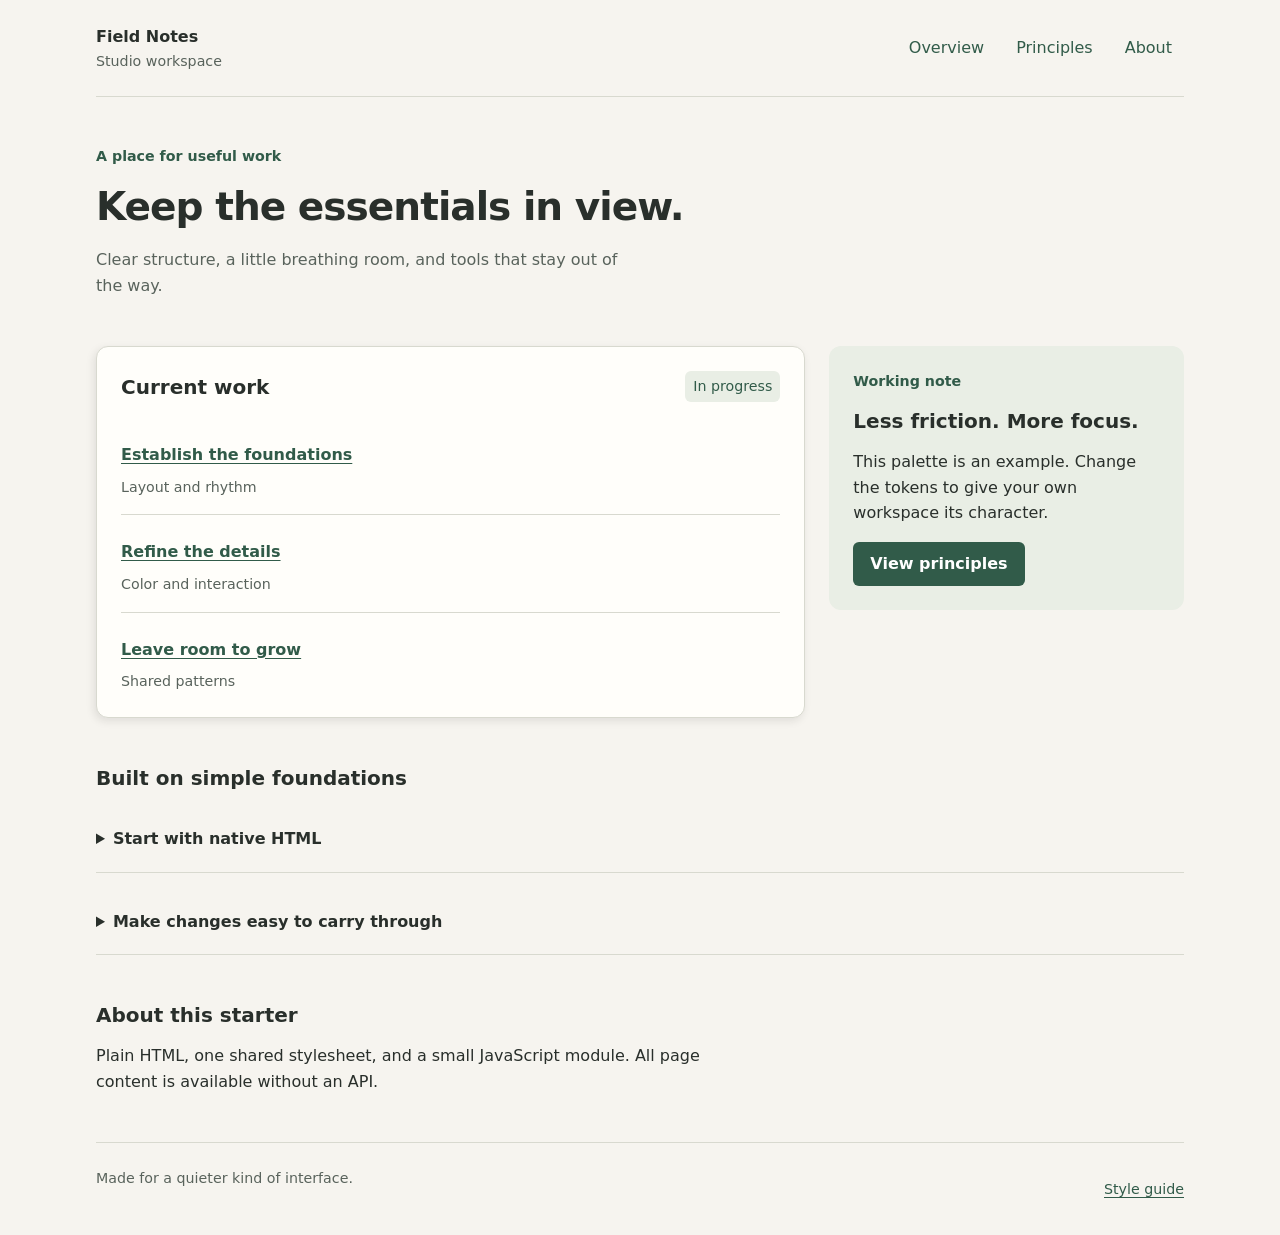
<file: skills/approved-frontends/assets/starter/index.html>
<!doctype html>
<html lang="en">
  <head>
    <meta charset="utf-8">
    <meta name="viewport" content="width=device-width, initial-scale=1">
    <title>Field Notes</title>
    <link rel="stylesheet" href="./styles.css">
    <script type="module" src="./app.js"></script>
  </head>
  <body>
    <a class="skip-link" href="#main">Skip to content</a>
    <header class="site-header container">
      <a class="brand" href="./index.html">Field Notes<span>Studio workspace</span></a>
      <nav class="site-nav" aria-label="Main">
        <a href="#overview">Overview</a>
        <a href="#principles">Principles</a>
        <a href="#about" data-open-dialog="about-dialog">About</a>
      </nav>
    </header>
    <main id="main" class="container stack" tabindex="-1">
      <section id="overview" class="intro stack" aria-labelledby="page-title">
        <p class="eyebrow">A place for useful work</p>
        <h1 id="page-title">Keep the essentials in view.</h1>
        <p class="lede">Clear structure, a little breathing room, and tools that stay out of the way.</p>
      </section>
      <div class="workspace-grid">
        <section class="panel stack" aria-labelledby="work-title">
          <div class="section-heading">
            <h2 id="work-title">Current work</h2>
            <span class="badge">In progress</span>
          </div>
          <ul class="work-list">
            <li><a href="#principles">Establish the foundations</a><span>Layout and rhythm</span></li>
            <li><a href="#principles">Refine the details</a><span>Color and interaction</span></li>
            <li><a href="#principles">Leave room to grow</a><span>Shared patterns</span></li>
          </ul>
        </section>
        <aside class="note stack" aria-labelledby="note-title">
          <p class="eyebrow">Working note</p>
          <h2 id="note-title">Less friction. More focus.</h2>
          <p>This palette is an example. Change the tokens to give your own workspace its character.</p>
          <a class="button" href="#principles">View principles</a>
        </aside>
      </div>
      <section id="principles" class="stack" aria-labelledby="principles-title">
        <h2 id="principles-title">Built on simple foundations</h2>
        <details>
          <summary>Start with native HTML</summary>
          <p>This disclosure works without JavaScript. Use the browser's own capabilities before building a replacement.</p>
        </details>
        <details>
          <summary>Make changes easy to carry through</summary>
          <p>Shared semantic tokens control color, spacing, and elevation. Layered CSS keeps each rule's role visible.</p>
        </details>
      </section>
      <section id="about" class="stack" aria-labelledby="about-title">
        <h2 id="about-title">About this starter</h2>
        <p>Plain HTML, one shared stylesheet, and a small JavaScript module. All page content is available without an API.</p>
      </section>
    </main>
    <footer class="container site-footer"><p>Made for a quieter kind of interface.</p><a href="./style-guide.html">Style guide</a></footer>
    <dialog id="about-dialog" aria-labelledby="dialog-title">
      <div class="stack">
        <h2 id="dialog-title">Small by design</h2>
        <p>This dialog enhances the About link. With JavaScript unavailable, that link leads to the About section.</p>
        <form method="dialog"><button class="button" autofocus>Close</button></form>
      </div>
    </dialog>
  </body>
</html>
</file>
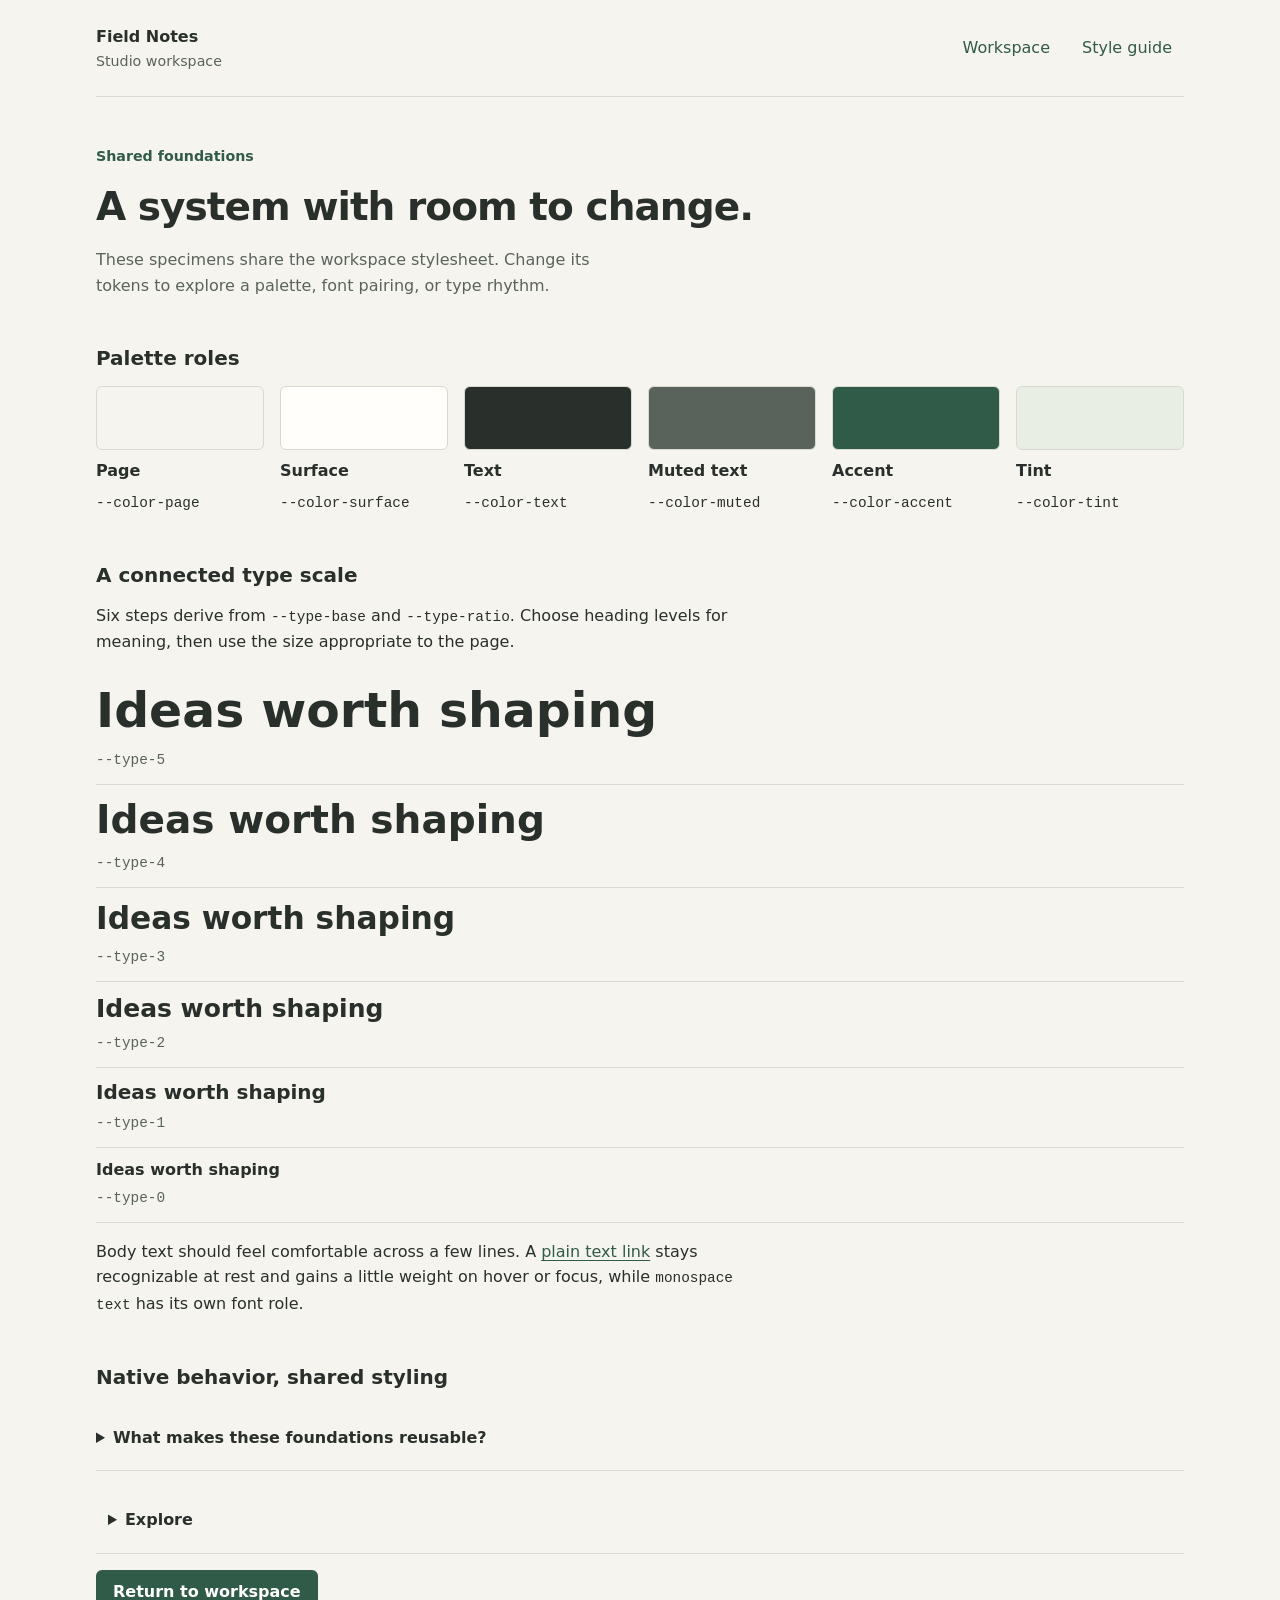
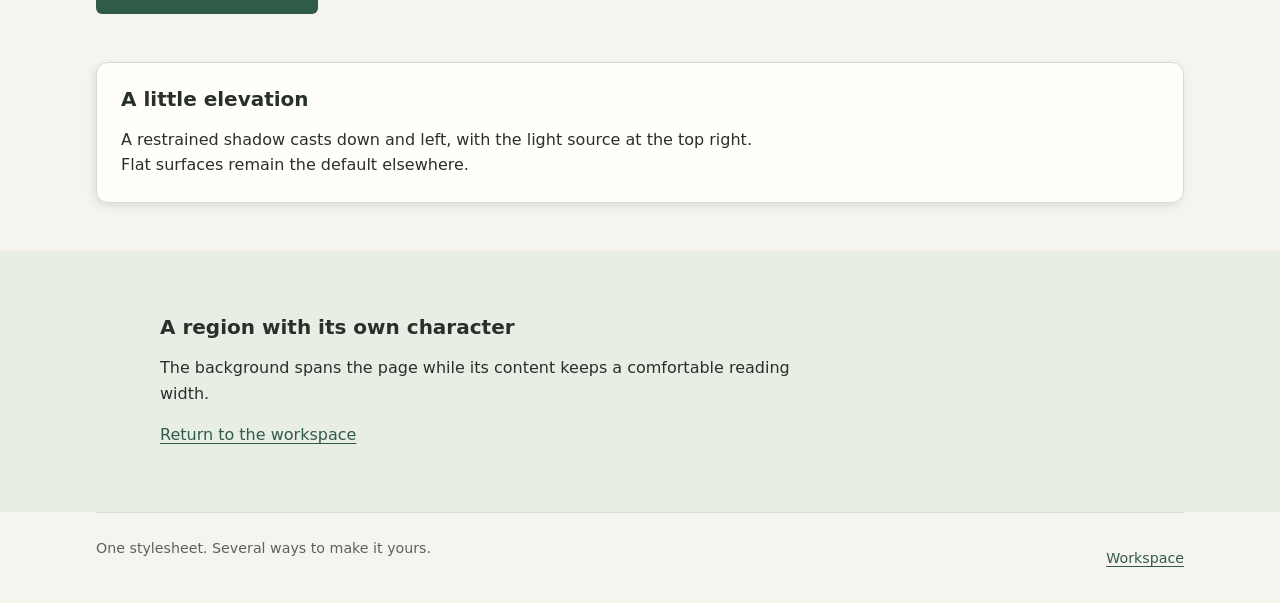
<file: skills/approved-frontends/assets/starter/style-guide.html>
<!doctype html>
<html lang="en">
  <head>
    <meta charset="utf-8">
    <meta name="viewport" content="width=device-width, initial-scale=1">
    <title>Style Guide · Field Notes</title>
    <link rel="stylesheet" href="./styles.css">
  </head>
  <body>
    <a class="skip-link" href="#main">Skip to content</a>
    <header class="site-header container">
      <a class="brand" href="./index.html">Field Notes<span>Studio workspace</span></a>
      <nav class="site-nav" aria-label="Main"><a href="./index.html">Workspace</a><a href="./style-guide.html" aria-current="page">Style guide</a></nav>
    </header>
    <main id="main" class="container stack" tabindex="-1">
      <section class="intro stack" aria-labelledby="page-title">
        <p class="eyebrow">Shared foundations</p>
        <h1 id="page-title">A system with room to change.</h1>
        <p class="lede">These specimens share the workspace stylesheet. Change its tokens to explore a palette, font pairing, or type rhythm.</p>
      </section>
      <section class="stack" aria-labelledby="palette-title">
        <h2 id="palette-title">Palette roles</h2>
        <ul class="swatch-list">
          <li><span class="swatch swatch-page" aria-hidden="true"></span><strong>Page</strong><code>--color-page</code></li>
          <li><span class="swatch swatch-surface" aria-hidden="true"></span><strong>Surface</strong><code>--color-surface</code></li>
          <li><span class="swatch swatch-text" aria-hidden="true"></span><strong>Text</strong><code>--color-text</code></li>
          <li><span class="swatch swatch-muted" aria-hidden="true"></span><strong>Muted text</strong><code>--color-muted</code></li>
          <li><span class="swatch swatch-accent" aria-hidden="true"></span><strong>Accent</strong><code>--color-accent</code></li>
          <li><span class="swatch swatch-tint" aria-hidden="true"></span><strong>Tint</strong><code>--color-tint</code></li>
        </ul>
      </section>
      <section class="stack" aria-labelledby="type-title">
        <h2 id="type-title">A connected type scale</h2>
        <p>Six steps derive from <code>--type-base</code> and <code>--type-ratio</code>. Choose heading levels for meaning, then use the size appropriate to the page.</p>
        <ul class="type-specimen">
          <li><span class="type-step-5">Ideas worth shaping</span><code>--type-5</code></li>
          <li><span class="type-step-4">Ideas worth shaping</span><code>--type-4</code></li>
          <li><span class="type-step-3">Ideas worth shaping</span><code>--type-3</code></li>
          <li><span class="type-step-2">Ideas worth shaping</span><code>--type-2</code></li>
          <li><span class="type-step-1">Ideas worth shaping</span><code>--type-1</code></li>
          <li><span class="type-step-0">Ideas worth shaping</span><code>--type-0</code></li>
        </ul>
        <p>Body text should feel comfortable across a few lines. A <a class="expressive-link" href="#native-title">plain text link</a> stays recognizable at rest and gains a little weight on hover or focus, while <code>monospace text</code> has its own font role.</p>
      </section>
      <section class="stack" aria-labelledby="native-title">
        <h2 id="native-title">Native behavior, shared styling</h2>
        <details><summary>What makes these foundations reusable?</summary><p>Semantic HTML, coordinated tokens, and section layers. This disclosure requires no JavaScript.</p></details>
        <nav aria-label="Section navigation">
          <details class="disclosure-nav">
            <summary>Explore</summary>
            <ul><li><a href="./index.html">Workspace</a></li><li><a href="#palette-title">Palette</a></li></ul>
          </details>
        </nav>
        <div><a class="button" href="./index.html">Return to workspace</a></div>
      </section>
      <section class="panel stack" aria-labelledby="elevation-title">
        <h2 id="elevation-title">A little elevation</h2>
        <p>A restrained shadow casts down and left, with the light source at the top right. Flat surfaces remain the default elsewhere.</p>
      </section>
    </main>
    <section class="section-banner" aria-labelledby="region-title">
      <div class="container stack">
        <h2 id="region-title">A region with its own character</h2>
        <p>The background spans the page while its content keeps a comfortable reading width.</p>
        <a href="./index.html">Return to the workspace</a>
      </div>
    </section>
    <footer class="container site-footer"><p>One stylesheet. Several ways to make it yours.</p><a href="./index.html">Workspace</a></footer>
  </body>
</html>
</file>
<file: skills/approved-frontends/assets/starter/styles.css>
@layer reset, tokens, base, layout, components, utilities;

@layer reset {
  *, *::before, *::after { box-sizing: border-box; }
  body { margin: 0; }
  button, input, select, textarea { font: inherit; }
  img, svg { max-inline-size: 100%; }
  img { block-size: auto; }
}

@layer tokens {
  :root {
    color-scheme: light;
    --palette-paper: #f6f4ef;
    --palette-white: #fffefa;
    --palette-stone: #d8d9cf;
    --palette-ink: #292f2b;
    --palette-muted: #59635c;
    --palette-forest: #315b49;
    --palette-forest-deep: #234434;
    --palette-sage: #e9eee5;
    --color-page: var(--palette-paper);
    --color-surface: var(--palette-white);
    --color-text: var(--palette-ink);
    --color-muted: var(--palette-muted);
    --color-border: var(--palette-stone);
    --color-accent: var(--palette-forest);
    --color-accent-hover: var(--palette-forest-deep);
    --color-on-accent: #ffffff;
    --color-tint: var(--palette-sage);
    --color-focus: var(--palette-forest);
    --font-body: system-ui, -apple-system, "Segoe UI", sans-serif;
    --font-heading: var(--font-body);
    --font-mono: ui-monospace, "Cascadia Code", Consolas, monospace;
    --type-base: 1rem;
    --type-ratio: 1.25;
    --type-0: var(--type-base);
    --type-1: calc(var(--type-0) * var(--type-ratio));
    --type-2: calc(var(--type-1) * var(--type-ratio));
    --type-3: calc(var(--type-2) * var(--type-ratio));
    --type-4: calc(var(--type-3) * var(--type-ratio));
    --type-5: calc(var(--type-4) * var(--type-ratio));
    --text-small: calc(var(--type-base) / 1.125);
    --text-body: var(--type-base);
    --text-section: var(--type-1);
    --text-title: clamp(var(--type-2), 1.3rem + 1.5vw, var(--type-4));
    --space-1: 0.25rem;
    --space-2: 0.5rem;
    --space-3: 0.75rem;
    --space-4: 1rem;
    --space-6: 1.5rem;
    --space-8: 2rem;
    --space-12: 3rem;
    --gutter: clamp(1rem, 4vw, 3rem);
    --radius-control: 0.375rem;
    --radius-panel: 0.75rem;
    /* Light from the top right casts shadows down and left. */
    --shadow-raised: -2px 3px 8px rgb(25 30 25 / 0.10);
    --shadow-dialog: -4px 8px 24px rgb(25 30 25 / 0.16);
    --content-width: 68rem;
  }
}

@layer base {
  body {
    background: var(--color-page);
    color: var(--color-text);
    font: var(--text-body) / 1.6 var(--font-body);
  }
  h1, h2, h3, h4, h5, h6, p { margin: 0; }
  h1, h2, h3, h4, h5, h6 { font-family: var(--font-heading); line-height: 1.2; text-wrap: balance; }
  h1 { font-size: var(--text-title); font-weight: 650; letter-spacing: -0.025em; }
  h2 { font-size: var(--text-section); font-weight: 650; }
  h3, h4, h5, h6 { font-size: var(--text-body); font-weight: 650; }
  code { font-family: var(--font-mono); font-size: 0.9em; overflow-wrap: anywhere; }
  p { max-inline-size: 65ch; }
  a { color: var(--color-accent); text-underline-offset: 0.2em; }
  a:hover { color: var(--color-accent-hover); }
  :focus-visible { outline: 2px solid var(--color-focus); outline-offset: 4px; }
  :target { scroll-margin-block-start: var(--space-8); }
  @media (prefers-reduced-motion: no-preference) {
    a, button { transition: background-color 120ms ease, color 120ms ease; }
  }
}

@layer layout {
  .container {
    inline-size: min(100% - var(--gutter) * 2, var(--content-width));
    margin-inline: auto;
  }
  .stack { display: flex; flex-direction: column; gap: var(--space-4); }
  main.stack { gap: var(--space-12); padding-block: var(--space-12); }
  .workspace-grid { display: grid; grid-template-columns: minmax(0, 2fr) minmax(0, 1fr); gap: var(--space-6); }
  .workspace-grid > * { min-inline-size: 0; }
  /* A single column gives both panels comfortable reading width. */
  @media (max-width: 48rem) {
    .workspace-grid { grid-template-columns: minmax(0, 1fr); }
  }
}

@layer components {
  @layer navigation, intro, workspace, controls, footer, specimen, contact;
  @layer navigation {
    .site-header { display: flex; align-items: center; justify-content: space-between; gap: var(--space-6); padding-block: var(--space-6); border-block-end: 1px solid var(--color-border); }
    .brand { color: var(--color-text); font-weight: 700; text-decoration: none; }
    .brand span { display: block; color: var(--color-muted); font-size: var(--text-small); font-weight: 400; }
    .site-nav { display: flex; flex-wrap: wrap; gap: var(--space-2); }
    .site-nav a { display: inline-flex; align-items: center; min-block-size: 2.75rem; padding-inline: var(--space-3); text-decoration: none; border-radius: var(--radius-control); }
    .site-nav a:hover { background: var(--color-tint); }
    .disclosure-nav summary { cursor: pointer; padding: var(--space-3); }
    .disclosure-nav ul { display: flex; flex-wrap: wrap; gap: var(--space-2); list-style: none; margin: 0; padding: var(--space-2); }
    .disclosure-nav a { display: inline-block; padding: var(--space-3); }
    @media (max-width: 40rem) {
      .disclosure-nav ul { flex-direction: column; }
    }
    @media (max-width: 42rem) {
      .site-header { flex-direction: column; align-items: start; gap: var(--space-3); }
    }
  }
  @layer intro {
    .intro { max-inline-size: 48rem; }
    .eyebrow { color: var(--color-accent); font-size: var(--text-small); font-weight: 600; }
    .lede { color: var(--color-muted); max-inline-size: 54ch; }
  }
  @layer workspace {
    .panel { background: var(--color-surface); border: 1px solid var(--color-border); border-radius: var(--radius-panel); padding: var(--space-6); box-shadow: var(--shadow-raised); }
    .section-heading { display: flex; flex-wrap: wrap; align-items: center; justify-content: space-between; gap: var(--space-3); }
    .badge { background: var(--color-tint); color: var(--color-accent); border-radius: var(--radius-control); padding: var(--space-1) var(--space-2); font-size: var(--text-small); }
    .work-list { list-style: none; padding: 0; margin: 0; }
    .work-list li { padding-block: var(--space-4); border-block-end: 1px solid var(--color-border); }
    .work-list li:last-child { border: 0; padding-block-end: 0; }
    .work-list a { display: block; padding-block: var(--space-2); font-weight: 600; }
    .work-list span { display: block; color: var(--color-muted); font-size: var(--text-small); }
    .note { align-self: start; background: var(--color-tint); border-radius: var(--radius-panel); padding: var(--space-6); }
    .note .button { align-self: start; }
  }
  @layer controls {
    .button { display: inline-flex; justify-content: center; align-items: center; min-block-size: 2.75rem; padding: var(--space-2) var(--space-4); border: 1px solid transparent; border-radius: var(--radius-control); background: var(--color-accent); color: var(--color-on-accent); font-weight: 600; text-decoration: none; cursor: pointer; }
    .button:hover { background: var(--color-accent-hover); color: var(--color-on-accent); }
    .button:disabled { opacity: 0.6; cursor: wait; }
    details { border-block-end: 1px solid var(--color-border); padding-block: var(--space-3); }
    summary { cursor: pointer; font-weight: 600; padding-block: var(--space-2); }
    details p { margin-block: var(--space-3); color: var(--color-muted); }
    dialog { inline-size: min(32rem, calc(100% - 2rem)); max-block-size: calc(100dvh - 2rem); overflow: auto; background: var(--color-surface); color: var(--color-text); border: 1px solid var(--color-border); border-radius: var(--radius-panel); padding: var(--space-6); box-shadow: var(--shadow-dialog); }
    dialog::backdrop { background: rgb(25 30 25 / 0.3); }
  }
  @layer footer {
    .site-footer { display: flex; flex-wrap: wrap; justify-content: space-between; gap: var(--space-3); padding-block: var(--space-6); border-block-start: 1px solid var(--color-border); color: var(--color-muted); font-size: var(--text-small); }
    .site-footer a { display: inline-flex; align-items: center; min-block-size: 2.75rem; }
  }
  @layer specimen {
    .expressive-link { text-decoration-line: underline; text-decoration-thickness: 0.08em; text-underline-offset: 0.2em; }
    .expressive-link:hover, .expressive-link:focus-visible { text-decoration-thickness: 0.16em; }
    .swatch-list { display: grid; grid-template-columns: repeat(auto-fit, minmax(min(100%, 10rem), 1fr)); gap: var(--space-4); list-style: none; margin: 0; padding: 0; }
    .swatch-list li { display: flex; flex-direction: column; gap: var(--space-2); }
    .swatch { block-size: 4rem; border: 1px solid var(--color-border); border-radius: var(--radius-control); }
    .swatch-page { background: var(--color-page); }
    .swatch-surface { background: var(--color-surface); }
    .swatch-text { background: var(--color-text); }
    .swatch-muted { background: var(--color-muted); }
    .swatch-accent { background: var(--color-accent); }
    .swatch-tint { background: var(--color-tint); }
    .type-specimen { list-style: none; margin: 0; padding: 0; }
    .type-specimen li { display: flex; flex-direction: column; gap: var(--space-2); padding-block: var(--space-3); border-block-end: 1px solid var(--color-border); overflow-wrap: anywhere; }
    .type-specimen code { color: var(--color-muted); }
    .type-step-5 { font: 650 var(--type-5) / 1.2 var(--font-heading); }
    .type-step-4 { font: 650 var(--type-4) / 1.2 var(--font-heading); }
    .type-step-3 { font: 650 var(--type-3) / 1.2 var(--font-heading); }
    .type-step-2 { font: 650 var(--type-2) / 1.2 var(--font-heading); }
    .type-step-1 { font: 650 var(--type-1) / 1.2 var(--font-heading); }
    .type-step-0 { font: 650 var(--type-0) / 1.2 var(--font-heading); }
  }
  @layer contact {
    .section-banner { padding-block: clamp(2rem, 5vw, 4rem); background: var(--color-tint); color: var(--color-text); }
    @media (min-width: 50rem) {
      .section-banner .container { max-inline-size: 60rem; }
    }
  }
}

@layer utilities {
  .skip-link { position: absolute; inset-block-start: var(--space-2); inset-inline-start: var(--space-2); transform: translateY(-200%); background: var(--color-surface); padding: var(--space-3); z-index: 1; }
  .skip-link:focus { transform: translateY(0); }
}
</file>
